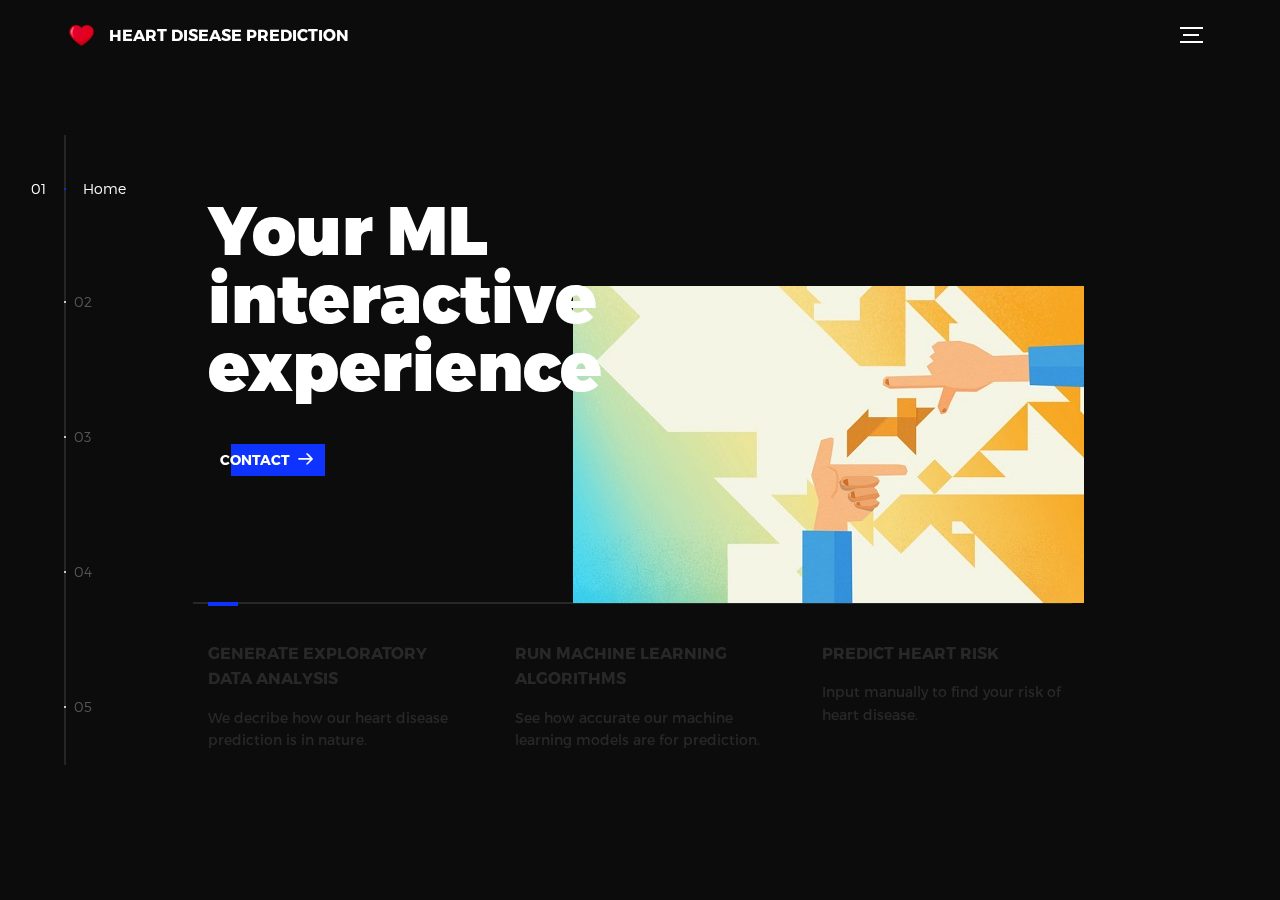
<file: heartriskformcopy.html>
<!DOCTYPE html>
<html lang="en">
<head>
  <title>Heart Disease Prediction</title>
  <meta charset="utf-8">
  <meta name="viewport" content="width=device-width, initial-scale=1">
  <meta http-equiv="X-UA-Compatible" content="IE=edge">
  <meta name="description" content="HTML5 website template">
  <meta name="keywords" content="global, template, html, sass, jquery">
  <meta name="author" content="Bucky Maler">
  <link rel="stylesheet" href="static/css/main.css">
</head>
<body>

<!-- notification for small viewports and landscape oriented smartphones -->
<div class="device-notification">
  <a class="device-notification--logo" href="#0">
    <img src="static/img/logonew.png" alt="Global">
    <p>Global</p>
  </a>
  <p class="device-notification--message">Global has so much to offer that we must request you orient your device to portrait or find a larger screen. You won't be disappointed.</p>
</div>

<div class="perspective effect-rotate-left">
  <div class="container"><div class="outer-nav--return"></div>
    <div id="viewport" class="l-viewport">
      <div class="l-wrapper">
        <header class="header">
          <a class="header--logo" href="#0">
            <img src="static/img/logonew.png" alt="Global">
            <p>Heart Disease Prediction</p>
          </a>
          <div class="header--nav-toggle">
            <span></span>
          </div>
        </header>
        <nav class="l-side-nav">
          <ul class="side-nav">
            <li class="is-active"><span>Home</span></li>
            <li><span>Exploratory Data Analysis</span></li>
            <li><span>Run ML Models</span></li>
            <li name="about"><span>Confusion Matrix</span></li>
            <li><span>Contact</span></li>
            
          </ul>
        </nav>
        <ul class="l-main-content main-content">
          <li class="l-section section section--is-active">
            <div class="intro">
              <div class="intro--banner">
                <h1>Your ML<br>interactive<br>experience</h1>
                <button class="cta">Contact
                  <svg version="1.1" id="Layer_1" xmlns="http://www.w3.org/2000/svg" xmlns:xlink="http://www.w3.org/1999/xlink" x="0px" y="0px" viewBox="0 0 150 118" style="enable-background:new 0 0 150 118;" xml:space="preserve">
                  <g transform="translate(0.000000,118.000000) scale(0.100000,-0.100000)">
                    <path d="M870,1167c-34-17-55-57-46-90c3-15,81-100,194-211l187-185l-565-1c-431,0-571-3-590-13c-55-28-64-94-18-137c21-20,33-20,597-20h575l-192-193C800,103,794,94,849,39c20-20,39-29,61-29c28,0,63,30,298,262c147,144,272,271,279,282c30,51,23,60-219,304C947,1180,926,1196,870,1167z"/>
                  </g>
                  </svg>
                  <span class="btn-background"></span>
                </button>
                <img src="static/img/introd.png" alt="Welcome">
              </div>
              <div class="intro--options">
                <a href="/eda">
                  <h3>Generate exploratory Data Analysis</h3>
                  <p>We decribe how our heart disease prediction is in nature.</p>
                </a>
                <a href="/ml">
                  <h3>Run machine learning algorithms</h3>
                  <p>See how accurate our machine learning models are for prediction.</p>
                </a>
                <a href="/heartriskform">
                  <h3>Predict heart risk</h3>
                  <p>Input manually to find your risk of heart disease.</p>
                </a>
              </div>
            </div>
          </li>
               <li class="l-section section" >
            <div class="about" name="about">
              <div class="about--banner">
                <h2>Exploratory<br> Data<br>Analysis.</h2>
                <a href="/eda">Perform EDA.
                  <span>
                    <svg version="1.1" id="Layer_1" xmlns="http://www.w3.org/2000/svg" xmlns:xlink="http://www.w3.org/1999/xlink" x="0px" y="0px" viewBox="0 0 150 118" style="enable-background:new 0 0 150 118;" xml:space="preserve">
                    <g transform="translate(0.000000,118.000000) scale(0.100000,-0.100000)">
                      <path d="M870,1167c-34-17-55-57-46-90c3-15,81-100,194-211l187-185l-565-1c-431,0-571-3-590-13c-55-28-64-94-18-137c21-20,33-20,597-20h575l-192-193C800,103,794,94,849,39c20-20,39-29,61-29c28,0,63,30,298,262c147,144,272,271,279,282c30,51,23,60-219,304C947,1180,926,1196,870,1167z"/>
                    </g>
                    </svg>
                  </span>
                </a>
                <img src="static/img/about-visual.png" alt="About Us">
              </div>
              
            </div>
          </li>
                <li class="l-section section" >
            <div class="about" name="about">
              <div class="about--banner">
                <h2>Machine<br>   Learning model<br>results</h2>
                <a href="/ml">View results
                  <span>
                    <svg version="1.1" id="Layer_1" xmlns="http://www.w3.org/2000/svg" xmlns:xlink="http://www.w3.org/1999/xlink" x="0px" y="0px" viewBox="0 0 150 118" style="enable-background:new 0 0 150 118;" xml:space="preserve">
                    <g transform="translate(0.000000,118.000000) scale(0.100000,-0.100000)">
                      <path d="M870,1167c-34-17-55-57-46-90c3-15,81-100,194-211l187-185l-565-1c-431,0-571-3-590-13c-55-28-64-94-18-137c21-20,33-20,597-20h575l-192-193C800,103,794,94,849,39c20-20,39-29,61-29c28,0,63,30,298,262c147,144,272,271,279,282c30,51,23,60-219,304C947,1180,926,1196,870,1167z"/>
                    </g>
                    </svg>
                  </span>
                </a>
                <img src="static/img/about-visual.png" alt="About Us">
              </div>
            
            </div>
          </li>
          <li class="l-section section" >
            <div class="about" name="about">
              <div class="about--banner">
                <h2>Confusion<br> Matrix<br>results.</h2>
                <a href="/ml">View results.
                  <span>
                    <svg version="1.1" id="Layer_1" xmlns="http://www.w3.org/2000/svg" xmlns:xlink="http://www.w3.org/1999/xlink" x="0px" y="0px" viewBox="0 0 150 118" style="enable-background:new 0 0 150 118;" xml:space="preserve">
                    <g transform="translate(0.000000,118.000000) scale(0.100000,-0.100000)">
                      <path d="M870,1167c-34-17-55-57-46-90c3-15,81-100,194-211l187-185l-565-1c-431,0-571-3-590-13c-55-28-64-94-18-137c21-20,33-20,597-20h575l-192-193C800,103,794,94,849,39c20-20,39-29,61-29c28,0,63,30,298,262c147,144,272,271,279,282c30,51,23,60-219,304C947,1180,926,1196,870,1167z"/>
                    </g>
                    </svg>
                  </span>
                </a>
                <img src="static/img/about-visual.png" alt="About Us">
              </div>
              
            </div>
          </li>
          <li class="l-section section">
            <div class="hire">
              <h2>You want us to do</h2>
              <!-- checkout formspree.io for easy form setup -->
              <form class="work-request">
                <div class="work-request--options">
                  <span class="options-a">
                    <input id="opt-1" type="checkbox" value="app design">
                    <label for="opt-1">
                      <svg version="1.1" id="Layer_1" xmlns="http://www.w3.org/2000/svg" xmlns:xlink="http://www.w3.org/1999/xlink" x="0px" y="0px"
                      viewBox="0 0 150 111" style="enable-background:new 0 0 150 111;" xml:space="preserve">
                      <g transform="translate(0.000000,111.000000) scale(0.100000,-0.100000)">
                        <path d="M950,705L555,310L360,505C253,612,160,700,155,700c-6,0-44-34-85-75l-75-75l278-278L550-5l475,475c261,261,475,480,475,485c0,13-132,145-145,145C1349,1100,1167,922,950,705z"/>
                      </g>
                      </svg>
                      App Design
                    </label>
                    <input id="opt-2" type="checkbox" value="graphic design">
                    <label for="opt-2">
                      <svg version="1.1" id="Layer_1" xmlns="http://www.w3.org/2000/svg" xmlns:xlink="http://www.w3.org/1999/xlink" x="0px" y="0px"
                      viewBox="0 0 150 111" style="enable-background:new 0 0 150 111;" xml:space="preserve">
                      <g transform="translate(0.000000,111.000000) scale(0.100000,-0.100000)">
                        <path d="M950,705L555,310L360,505C253,612,160,700,155,700c-6,0-44-34-85-75l-75-75l278-278L550-5l475,475c261,261,475,480,475,485c0,13-132,145-145,145C1349,1100,1167,922,950,705z"/>
                      </g>
                      </svg>
                      Graphic Design
                    </label>
                    <input id="opt-3" type="checkbox" value="motion design">
                    <label for="opt-3">
                      <svg version="1.1" id="Layer_1" xmlns="http://www.w3.org/2000/svg" xmlns:xlink="http://www.w3.org/1999/xlink" x="0px" y="0px"
                      viewBox="0 0 150 111" style="enable-background:new 0 0 150 111;" xml:space="preserve">
                      <g transform="translate(0.000000,111.000000) scale(0.100000,-0.100000)">
                        <path d="M950,705L555,310L360,505C253,612,160,700,155,700c-6,0-44-34-85-75l-75-75l278-278L550-5l475,475c261,261,475,480,475,485c0,13-132,145-145,145C1349,1100,1167,922,950,705z"/>
                      </g>
                      </svg>
                      Motion Design
                    </label>
                  </span>
                  <span class="options-b">
                    <input id="opt-4" type="checkbox" value="ux design">
                    <label for="opt-4">
                      <svg version="1.1" id="Layer_1" xmlns="http://www.w3.org/2000/svg" xmlns:xlink="http://www.w3.org/1999/xlink" x="0px" y="0px"
                      viewBox="0 0 150 111" style="enable-background:new 0 0 150 111;" xml:space="preserve">
                      <g transform="translate(0.000000,111.000000) scale(0.100000,-0.100000)">
                        <path d="M950,705L555,310L360,505C253,612,160,700,155,700c-6,0-44-34-85-75l-75-75l278-278L550-5l475,475c261,261,475,480,475,485c0,13-132,145-145,145C1349,1100,1167,922,950,705z"/>
                      </g>
                      </svg>
                      UX Design
                    </label>
                    <input id="opt-5" type="checkbox" value="webdesign">
                    <label for="opt-5">
                      <svg version="1.1" id="Layer_1" xmlns="http://www.w3.org/2000/svg" xmlns:xlink="http://www.w3.org/1999/xlink" x="0px" y="0px"
                      viewBox="0 0 150 111" style="enable-background:new 0 0 150 111;" xml:space="preserve">
                      <g transform="translate(0.000000,111.000000) scale(0.100000,-0.100000)">
                        <path d="M950,705L555,310L360,505C253,612,160,700,155,700c-6,0-44-34-85-75l-75-75l278-278L550-5l475,475c261,261,475,480,475,485c0,13-132,145-145,145C1349,1100,1167,922,950,705z"/>
                      </g>
                      </svg>
                      Webdesign
                    </label>
                    <input id="opt-6" type="checkbox" value="marketing">
                    <label for="opt-6">
                      <svg version="1.1" id="Layer_1" xmlns="http://www.w3.org/2000/svg" xmlns:xlink="http://www.w3.org/1999/xlink" x="0px" y="0px"
                      viewBox="0 0 150 111" style="enable-background:new 0 0 150 111;" xml:space="preserve">
                      <g transform="translate(0.000000,111.000000) scale(0.100000,-0.100000)">
                        <path d="M950,705L555,310L360,505C253,612,160,700,155,700c-6,0-44-34-85-75l-75-75l278-278L550-5l475,475c261,261,475,480,475,485c0,13-132,145-145,145C1349,1100,1167,922,950,705z"/>
                      </g>
                      </svg>
                      Marketing
                    </label>
                  </span>
                </div>
                <div class="work-request--information">
                  <div class="information-name">
                    <input id="name" type="text" spellcheck="false">
                    <label for="name">Name</label>
                  </div>
                  <div class="information-email">
                    <input id="email" type="email" spellcheck="false">
                    <label for="email">Email</label>
                  </div>
                </div>
                <input type="submit" value="Send Request">
              </form>
            </div>
          </li>
      </div>
    </div>
  </div>
  <ul class="outer-nav">
    <li class="is-active">Home</li>
    <li>EDA</li>
    <li>EDA II</li>
    <li>ML Results</li>
    <li>Contact</li>
  </ul>
</div>

<script src="https://ajax.googleapis.com/ajax/libs/jquery/2.2.4/jquery.min.js"></script>
<script>window.jQuery || document.write('<script src="static/js/vendor/jquery-2.2.4.min.js"><\/script>')</script>
<script src="static/js/functions-min.js"></script>
</body>
</html>
</file>
<file: static/css/main.css>
@font-face{font-family:'Montserrat';src:url("fonts/Montserrat-Black.eot");src:local("☺"),url("fonts/Montserrat-Black.woff") format("woff"),url("fonts/Montserrat-Black.ttf") format("truetype"),url("fonts/Montserrat-Black.svg") format("svg");font-weight:900;font-style:normal}@font-face{font-family:'Montserrat';src:url("fonts/Montserrat-Bold.eot");src:local("☺"),url("fonts/Montserrat-Bold.woff") format("woff"),url("fonts/Montserrat-Bold.ttf") format("truetype"),url("fonts/Montserrat-Bold.svg") format("svg");font-weight:700;font-style:normal}@font-face{font-family:'Montserrat';src:url("fonts/Montserrat-Regular.eot");src:local("☺"),url("fonts/Montserrat-Regular.woff") format("woff"),url("fonts/Montserrat-Regular.ttf") format("truetype"),url("fonts/Montserrat-Regular.svg") format("svg");font-weight:400;font-style:normal}@font-face{font-family:'Montserrat';src:url("fonts/Montserrat-Light.eot");src:local("☺"),url("fonts/Montserrat-Light.woff") format("woff"),url("fonts/Montserrat-Light.ttf") format("truetype"),url("fonts/Montserrat-Light.svg") format("svg");font-weight:300;font-style:normal}/*! normalize.css v3.0.2 | MIT License | git.io/normalize */html{font-family:sans-serif;-ms-text-size-adjust:100%;-webkit-text-size-adjust:100%}body{margin:0}article,aside,details,figcaption,figure,footer,header,hgroup,main,menu,nav,section,summary{display:block}audio,canvas,progress,video{display:inline-block;vertical-align:baseline}audio:not([controls]){display:none;height:0}[hidden],template{display:none}a{background-color:transparent}a:active,a:hover{outline:0}abbr[title]{border-bottom:1px dotted}b,strong{font-weight:bold}dfn{font-style:italic}h1{font-size:2em;margin:0.67em 0}mark{background:#ff0;color:#000}small{font-size:80%}sub,sup{font-size:75%;line-height:0;position:relative;vertical-align:baseline}sup{top:-0.5em}sub{bottom:-0.25em}img{border:0}svg:not(:root){overflow:hidden}figure{margin:1em 40px}hr{box-sizing:content-box;height:0}pre{overflow:auto}code,kbd,pre,samp{font-family:monospace, monospace;font-size:1em}button,input,optgroup,select,textarea{color:inherit;font:inherit;margin:0}button{overflow:visible}button,select{text-transform:none}button,html input[type="button"],input[type="reset"],input[type="submit"]{-webkit-appearance:button;cursor:pointer}button[disabled],html input[disabled]{cursor:default}button::-moz-focus-inner,input::-moz-focus-inner{border:0;padding:0}input{line-height:normal}input[type="checkbox"],input[type="radio"]{box-sizing:border-box;padding:0}input[type="number"]::-webkit-inner-spin-button,input[type="number"]::-webkit-outer-spin-button{height:auto}input[type="search"]{-webkit-appearance:textfield;box-sizing:content-box}input[type="search"]::-webkit-search-cancel-button,input[type="search"]::-webkit-search-decoration{-webkit-appearance:none}fieldset{border:1px solid #c0c0c0;margin:0 2px;padding:0.35em 0.625em 0.75em}legend{border:0;padding:0}textarea{overflow:auto}optgroup{font-weight:bold}table{border-collapse:collapse;border-spacing:0}td,th{padding:0}::-moz-selection{background:#FFF498}::selection{background:#FFF498}::-moz-selection{background:#FFF498}img::-moz-selection{background:transparent}img::selection{background:transparent}img::-moz-selection{background:transparent}body{-webkit-tap-highlight-color:#FFF498}body{background-color:#0c0c0c;font-size:14px;line-height:1.6;font-family:"Montserrat",sans-serif;color:#fff;-webkit-font-smoothing:antialiased;-webkit-text-size-adjust:100%}.l-viewport{position:relative;width:100%;height:100vh;box-shadow:0 0 45px 5px rgba(0,0,0,0.85);overflow:hidden}.l-wrapper{position:relative;width:1440px;max-width:90%;height:100%;margin:0 auto}.l-side-nav{position:absolute;left:0;display:-webkit-box;display:-webkit-flex;display:-ms-flexbox;display:flex;height:100%;-webkit-box-align:center;-webkit-align-items:center;-ms-flex-align:center;align-items:center}.l-side-nav::before{content:"";position:absolute;top:50%;left:0;-webkit-transform:translateY(-50%);transform:translateY(-50%);width:2px;height:70%;max-height:750px;background-color:#555;opacity:.35;z-index:10}@media (max-width: 1180px){.l-side-nav{display:none}}.l-main-content{position:relative;width:100%;height:100%;margin:0;padding:0;list-style:none}.l-section{position:absolute;width:100%;height:100%}.device-notification{display:none;position:fixed;top:0;left:0;width:100%;height:100%;-webkit-box-orient:vertical;-webkit-box-direction:normal;-webkit-flex-direction:column;-ms-flex-direction:column;flex-direction:column;-webkit-box-align:center;-webkit-align-items:center;-ms-flex-align:center;-ms-grid-row-align:center;align-items:center;-webkit-box-pack:center;-webkit-justify-content:center;-ms-flex-pack:center;justify-content:center;background-color:#0c0c0c;z-index:12}.device-notification--logo{display:-webkit-box;display:-webkit-flex;display:-ms-flexbox;display:flex;-webkit-box-align:center;-webkit-align-items:center;-ms-flex-align:center;align-items:center;text-decoration:none;color:#fff}.device-notification--logo p{margin:0 0 0 10px;font-size:16px;font-weight:700;text-transform:uppercase}.device-notification--message{width:70%;margin:30px 0 0 0;font-weight:700;text-align:center}@media (max-width: 767px) and (min-width: 601px) and (max-height: 680px){.device-notification{display:-webkit-box;display:-webkit-flex;display:-ms-flexbox;display:flex}}@media (max-width: 600px) and (min-width: 480px) and (max-height: 580px){.device-notification{display:-webkit-box;display:-webkit-flex;display:-ms-flexbox;display:flex}}@media (max-width: 736px) and (min-width: 360px) and (orientation: landscape){.device-notification{display:-webkit-box;display:-webkit-flex;display:-ms-flexbox;display:flex}}@media(max-width: 359px){.device-notification{display:-webkit-box;display:-webkit-flex;display:-ms-flexbox;display:flex}}.section{opacity:0;visibility:hidden;-webkit-transition:opacity .4s ease-in-out,visibility 0s .4s;transition:opacity .4s ease-in-out,visibility 0s .4s}.section--is-active{opacity:1;visibility:visible;z-index:1;-webkit-transition:opacity .4s ease-in-out .4s;transition:opacity .4s ease-in-out .4s}.section--next{-webkit-transform:translateY(-45px);transform:translateY(-45px);-webkit-transition:-webkit-transform .4s ease-in-out;transition:-webkit-transform .4s ease-in-out;transition:transform .4s ease-in-out;transition:transform .4s ease-in-out, -webkit-transform .4s ease-in-out}.section--prev{-webkit-transform:translateY(45px);transform:translateY(45px);-webkit-transition:-webkit-transform .4s ease-in-out;transition:-webkit-transform .4s ease-in-out;transition:transform .4s ease-in-out;transition:transform .4s ease-in-out, -webkit-transform .4s ease-in-out}.header{position:absolute;top:0;left:0;display:-webkit-box;display:-webkit-flex;display:-ms-flexbox;display:flex;width:100%;height:70px;-webkit-box-align:center;-webkit-align-items:center;-ms-flex-align:center;align-items:center;-webkit-box-pack:justify;-webkit-justify-content:space-between;-ms-flex-pack:justify;justify-content:space-between;z-index:10}.header--logo{display:-webkit-box;display:-webkit-flex;display:-ms-flexbox;display:flex;-webkit-box-align:center;-webkit-align-items:center;-ms-flex-align:center;align-items:center;text-decoration:none;color:#fff}.header--logo p{margin:0 0 0 10px;font-size:16px;font-weight:700;text-transform:uppercase}.header--nav-toggle{display:-webkit-box;display:-webkit-flex;display:-ms-flexbox;display:flex;width:50px;height:50px;-webkit-box-orient:vertical;-webkit-box-direction:normal;-webkit-flex-direction:column;-ms-flex-direction:column;flex-direction:column;-webkit-box-align:center;-webkit-align-items:center;-ms-flex-align:center;align-items:center;-webkit-box-pack:center;-webkit-justify-content:center;-ms-flex-pack:center;justify-content:center;cursor:pointer}.header--nav-toggle span,.header--nav-toggle::before,.header--nav-toggle::after{content:"";position:relative;width:16px;height:2px;background-color:#fff}.header--nav-toggle::before{bottom:5px;width:23px}.header--nav-toggle::after{top:5px;width:23px}.header--cta{position:absolute;top:50%;left:50%;-webkit-transform:translate(-50%, -50%);transform:translate(-50%, -50%);padding:0 20px;line-height:30px;text-decoration:none;color:#fff;font-weight:700;text-transform:uppercase;background-color:#0f33ff;border:none;opacity:0;visibility:hidden;-webkit-transition:opacity .4s ease-in-out,visibility 0s .4s;transition:opacity .4s ease-in-out,visibility 0s .4s}.header--cta:focus{outline:none}.header--cta.is-active{opacity:1;visibility:visible;-webkit-transition:opacity .4s ease-in-out .4s;transition:opacity .4s ease-in-out .4s}@media (max-width: 767px){.header--cta{display:none}}.side-nav{position:relative;display:-webkit-box;display:-webkit-flex;display:-ms-flexbox;display:flex;width:100px;height:70%;max-height:750px;-webkit-box-orient:vertical;-webkit-box-direction:normal;-webkit-flex-direction:column;-ms-flex-direction:column;flex-direction:column;-webkit-justify-content:space-around;-ms-flex-pack:distribute;justify-content:space-around;margin:0;padding:0;list-style-position:inside;z-index:10}.side-nav>li{position:relative;top:-5px;color:#fff;font-size:6px;cursor:pointer}.side-nav>li span{position:relative;top:3px;left:10px;color:#fff;font-size:14px;font-weight:300;opacity:0;visibility:hidden}.side-nav>li::before{position:absolute;top:3px;left:10px;color:#555;font-size:14px;font-weight:300}.side-nav li:nth-child(1)::before{content:"01"}.side-nav li:nth-child(2)::before{content:"02"}.side-nav li:nth-child(3)::before{content:"03"}.side-nav li:nth-child(4)::before{content:"04"}.side-nav li:nth-child(5)::before{content:"05"}.side-nav li.is-active{color:#0f33ff;-webkit-transition:color .4s ease-in-out;transition:color .4s ease-in-out}.side-nav li.is-active span{opacity:1;visibility:visible;-webkit-transition:opacity .4s ease-in-out;transition:opacity .4s ease-in-out}.side-nav li.is-active::before{left:-33px;color:#fff}.intro{position:relative;display:-webkit-box;display:-webkit-flex;display:-ms-flexbox;display:flex;width:900px;max-width:75%;height:100%;-webkit-box-orient:vertical;-webkit-box-direction:normal;-webkit-flex-direction:column;-ms-flex-direction:column;flex-direction:column;-webkit-box-pack:center;-webkit-justify-content:center;-ms-flex-pack:center;justify-content:center;margin:0 auto}@media (max-width: 1180px){.intro{max-width:100%}}.intro--banner{position:relative;height:475px}.intro--banner::before{content:"";position:absolute;bottom:20px;left:-15px;right:0;height:2px;background-color:#282828}.intro--banner::after{content:"";position:absolute;bottom:18px;left:0;width:30px;height:4px;background-color:#0f33ff}.intro--banner h1{position:relative;font-size:68px;font-weight:900;line-height:1;z-index:1}.intro--banner button{position:relative;padding:5px 17px 5px 12px;font-weight:700;text-transform:uppercase;background-color:transparent;border:none}.intro--banner button .btn-background{position:absolute;top:0;left:23px;right:0;height:100%;background-color:#0f33ff;z-index:-1;-webkit-transition:left .2s ease-in-out;transition:left .2s ease-in-out}.intro--banner button:hover .btn-background{left:0}.intro--banner button:focus{outline:none}.intro--banner button svg{position:relative;left:5px;width:15px;fill:#fff}.intro--banner img{position:absolute;bottom:21px;right:-12px}.intro--options{display:-webkit-box;display:-webkit-flex;display:-ms-flexbox;display:flex;-webkit-box-pack:justify;-webkit-justify-content:space-between;-ms-flex-pack:justify;justify-content:space-between;margin:0;padding:0;list-style:none}.intro--options>a{max-width:250px;text-decoration:none;color:#282828;-webkit-transition:color .2s ease-in-out;transition:color .2s ease-in-out}.intro--options>a:hover{color:#fff}.intro--options h3{font-size:16px;text-transform:uppercase}.intro--options p{margin-bottom:0}@media (max-width: 900px){.intro--banner{height:380px}.intro--banner h1{font-size:55px}.intro--banner img{width:430px}.intro--options>a{margin-right:30px}.intro--options>a:last-child{margin-right:0}}@media (max-width: 767px){.intro--banner{height:305px}.intro--banner h1{font-size:44px}.intro--banner img{width:330px}.intro--options{display:block}.intro--options>a{display:block;max-width:100%;margin:0 0 30px 0}.intro--options>a:last-child{margin-bottom:0}}@media (max-width: 600px){.intro--banner{height:360px}.intro--banner h1{font-size:55px}.intro--banner img{display:none}}@media (max-width: 600px) and (max-height: 750px){.intro--banner{height:auto}.intro--banner::before,.intro--banner::after{display:none}.intro--banner h1{margin-top:0}.intro--options{display:none}}.work{position:relative;display:-webkit-box;display:-webkit-flex;display:-ms-flexbox;display:flex;width:960px;max-width:80%;height:100%;-webkit-box-orient:vertical;-webkit-box-direction:normal;-webkit-flex-direction:column;-ms-flex-direction:column;flex-direction:column;-webkit-box-pack:center;-webkit-justify-content:center;-ms-flex-pack:center;justify-content:center;margin:0 auto}@media (max-width: 1180px){.work{max-width:100%}}.work h2{margin:0 0 20px 0;font-size:30px;text-align:center}.work--lockup{position:relative}.work--lockup .slider{position:relative;display:-webkit-box;display:-webkit-flex;display:-ms-flexbox;display:flex;width:80%;margin:0 auto;padding:0;list-style:none}.work--lockup .slider--item{position:absolute;display:none;text-align:center}.work--lockup .slider--item a{text-decoration:none;color:#858585}.work--lockup .slider--item-title{margin-top:10px;font-size:12px;font-weight:700;text-transform:uppercase}.work--lockup .slider--item-description{display:none;max-width:250px;margin:0 auto}.work--lockup .slider--item-image{width:150px;height:150px;margin:0 auto;border-radius:50%;overflow:hidden}.work--lockup .slider--item-image img{width:100%}.work--lockup .slider--item-left{top:50%;left:0;-webkit-transform:translateY(-50%);transform:translateY(-50%);display:block}.work--lockup .slider--item-right{top:50%;right:0;-webkit-transform:translateY(-50%);transform:translateY(-50%);display:block}.work--lockup .slider--item-center{position:relative;top:30px;left:50%;-webkit-transform:translateX(-50%);transform:translateX(-50%);display:block}.work--lockup .slider--item-center a{color:#fff}.work--lockup .slider--item-center .slider--item-title{margin-top:25px;font-size:16px}.work--lockup .slider--item-center .slider--item-description{display:block}.work--lockup .slider--item-center .slider--item-image{width:300px;height:300px}.work--lockup .slider--next,.work--lockup .slider--prev{position:absolute;top:160px;display:-webkit-box;display:-webkit-flex;display:-ms-flexbox;display:flex;width:50px;height:50px;-webkit-box-align:center;-webkit-align-items:center;-ms-flex-align:center;align-items:center;-webkit-box-pack:center;-webkit-justify-content:center;-ms-flex-pack:center;justify-content:center;background-color:#282828;border-radius:50%;cursor:pointer}.work--lockup .slider--next svg,.work--lockup .slider--prev svg{width:20px;fill:#fff}.work--lockup .slider--next{right:0}.work--lockup .slider--prev{left:0}@media (max-width: 900px){.work--lockup .slider--item-image{width:120px;height:120px}.work--lockup .slider--item-center .slider--item-image{width:240px;height:240px}.work--lockup .slider--next,.work--lockup .slider--prev{top:130px}}@media (max-width: 767px){.work--lockup .slider{width:75%}.work--lockup .slider--item-image{width:90px;height:90px}.work--lockup .slider--item-center .slider--item-image{width:190px;height:190px}.work--lockup .slider--next,.work--lockup .slider--prev{top:105px}}@media (max-width: 600px){.work--lockup .slider{width:auto}.work--lockup .slider--item-left,.work--lockup .slider--item-right{display:none}}.about{position:relative;display:-webkit-box;display:-webkit-flex;display:-ms-flexbox;display:flex;width:900px;max-width:75%;height:100%;-webkit-box-orient:vertical;-webkit-box-direction:normal;-webkit-flex-direction:column;-ms-flex-direction:column;flex-direction:column;-webkit-box-pack:center;-webkit-justify-content:center;-ms-flex-pack:center;justify-content:center;margin:0 auto}@media (max-width: 1180px){.about{max-width:100%}}.about--banner{position:relative;height:475px}.about--banner::before{content:"";position:absolute;top:20px;left:200px;-webkit-transform:rotate(-25deg);transform:rotate(-25deg);border:5px solid #0f33ff;border-right-color:transparent;border-bottom-color:transparent}.about--banner::after{content:"";position:absolute;top:75px;left:400px;-webkit-transform:rotate(45deg);transform:rotate(45deg);width:10px;height:10px;background-color:#0f33ff}.about--banner h2{position:relative;margin-top:35px;font-size:68px;font-weight:900;line-height:1;z-index:1}.about--banner h2::before{content:"";position:absolute;top:60px;left:268px;width:30px;height:30px;background-color:#0f33ff;border-radius:50%}.about--banner h2::after{content:"";position:absolute;top:255px;left:255px;width:10px;height:10px;background-color:#0f33ff}.about--banner a{padding:5px 17px 5px 0;text-decoration:none;color:#fff;font-weight:700;text-transform:uppercase;background-color:transparent}.about--banner a:hover svg{left:10px}.about--banner a svg{position:relative;left:5px;width:15px;fill:#fff;-webkit-transition:left .2s ease-in-out;transition:left .2s ease-in-out}.about--banner img{position:absolute;bottom:-90px;right:-12px}.about--options{display:-webkit-box;display:-webkit-flex;display:-ms-flexbox;display:flex;max-width:600px;-webkit-box-pack:justify;-webkit-justify-content:space-between;-ms-flex-pack:justify;justify-content:space-between;margin:0;padding:0;list-style:none}.about--options>a{position:relative;width:150px;height:75px;text-decoration:none;color:#ff00ea;border:10px solid #0f33ff;background-position:center;background-size:cover;background-repeat:no-repeat}.about--options>a:nth-child(1){background-image:url("../img/lrlogo.png")}.about--options>a:nth-child(2){background-image:url("../img/rflogo.png")}.about--options>a:nth-child(3){background-image:url("../img/neural-network.jpg")}.about--options>a:hover h3{bottom:-50px}.about--options h3{position:absolute;bottom:-38px;left:10px;font-size:16px;text-transform:uppercase;-webkit-transition:bottom .2s ease-in-out,left .2s ease-in-out;transition:bottom .2s ease-in-out,left .2s ease-in-out}@media (max-width: 767px){.about--banner{height:305px}.about--banner::before{top:0;left:125px}.about--banner::after{top:35px;left:260px}.about--banner h2{margin-top:10px;font-size:44px}.about--banner h2::before{top:28px;left:168px}.about--banner h2::after{top:163px;left:163px}.about--banner img{width:315px}}@media (max-width: 600px){.about--banner{height:auto}.about--banner::before{left:155px}.about--banner::after{left:310px}.about--banner h2{margin-top:0;font-size:55px}.about--banner h2::before{top:43px;left:214px}.about--banner h2::after{top:205px;left:205px}.about--banner img{display:none}.about--options{display:none}}.contact{position:fixed;top:0;left:0;width:100%;height:100%;background-image:url("../img/contact-visual.png");background-position:center;background-size:cover;background-repeat:no-repeat}.contact--lockup{position:relative;display:-webkit-box;display:-webkit-flex;display:-ms-flexbox;display:flex;width:900px;max-width:75%;height:100%;-webkit-box-align:center;-webkit-align-items:center;-ms-flex-align:center;align-items:center;-webkit-box-pack:end;-webkit-justify-content:flex-end;-ms-flex-pack:end;justify-content:flex-end;margin:0 auto}@media (max-width: 1180px){.contact--lockup{max-width:90%}}@media (max-width: 767px){.contact--lockup{-webkit-box-pack:center;-webkit-justify-content:center;-ms-flex-pack:center;justify-content:center}}.contact--lockup .modal{padding:45px 45px;text-align:center;background-color:#0c0c0c;box-shadow:0 0 30px 0 rgba(0,0,0,0.75)}.contact--lockup .modal--information p,.contact--lockup .modal--information a{display:block;margin:14px 0;text-decoration:none;color:#fff;font-weight:700}.contact--lockup .modal--information p{margin-top:0}.contact--lockup .modal--options{margin:0;padding:0;list-style:none}.contact--lockup .modal--options>li{width:130px;margin:0 auto 25px auto}.contact--lockup .modal--options li:nth-child(1){background-color:#1769ff}.contact--lockup .modal--options li:nth-child(2){background-color:#ea4c89}.contact--lockup .modal--options li:nth-child(3){margin-bottom:0;background-color:#0f33ff;text-transform:uppercase}.contact--lockup .modal--options a{display:block;width:100%;padding:8px 0;text-decoration:none;color:#fff;font-weight:700}.hire{position:relative;display:-webkit-box;display:-webkit-flex;display:-ms-flexbox;display:flex;width:700px;max-width:75%;height:100%;-webkit-box-orient:vertical;-webkit-box-direction:normal;-webkit-flex-direction:column;-ms-flex-direction:column;flex-direction:column;-webkit-box-pack:center;-webkit-justify-content:center;-ms-flex-pack:center;justify-content:center;margin:0 auto}@media (max-width: 1180px){.hire{max-width:100%}}.hire h2{margin:0 0 20px 0;font-size:30px;text-align:center}.work-request{display:-webkit-box;display:-webkit-flex;display:-ms-flexbox;display:flex;width:100%;-webkit-box-orient:vertical;-webkit-box-direction:normal;-webkit-flex-direction:column;-ms-flex-direction:column;flex-direction:column;-webkit-box-align:center;-webkit-align-items:center;-ms-flex-align:center;align-items:center;color:#fff}.work-request input[type="submit"]{width:400px;max-width:100%;line-height:50px;font-size:16px;font-weight:700;text-transform:uppercase;background-color:#0f33ff;border:none;border-radius:0}.work-request input[type="submit"]:focus{outline:none}.work-request--options{display:-webkit-box;display:-webkit-flex;display:-ms-flexbox;display:flex;width:100%;-webkit-box-orient:vertical;-webkit-box-direction:normal;-webkit-flex-direction:column;-ms-flex-direction:column;flex-direction:column;-webkit-box-align:center;-webkit-align-items:center;-ms-flex-align:center;align-items:center;margin:30px 0}.work-request--options .options-a{display:-webkit-box;display:-webkit-flex;display:-ms-flexbox;display:flex;width:100%;-webkit-box-pack:justify;-webkit-justify-content:space-between;-ms-flex-pack:justify;justify-content:space-between}.work-request--options .options-b{display:-webkit-box;display:-webkit-flex;display:-ms-flexbox;display:flex;width:72%;-webkit-flex-wrap:wrap;-ms-flex-wrap:wrap;flex-wrap:wrap;-webkit-justify-content:space-around;-ms-flex-pack:distribute;justify-content:space-around}.work-request--options label{display:block;width:200px;margin-bottom:30px;line-height:50px;font-size:16px;font-weight:700;text-align:center;border:2px solid #fff;cursor:pointer;-webkit-transition:background-color .2s ease-in-out,border-color .2s ease-in-out;transition:background-color .2s ease-in-out,border-color .2s ease-in-out}.work-request--options label svg{position:relative;left:-5px;width:0;fill:#fff;-webkit-transition:width .2s ease-in-out;transition:width .2s ease-in-out}.work-request--options input[type="checkbox"]{display:none}.work-request--options input[type="checkbox"]:checked+label{background-color:#0f33ff;border-color:#0f33ff}.work-request--options input[type="checkbox"]:checked+label svg{width:15px}.work-request--information{display:-webkit-box;display:-webkit-flex;display:-ms-flexbox;display:flex;width:100%;-webkit-box-pack:justify;-webkit-justify-content:space-between;-ms-flex-pack:justify;justify-content:space-between;margin-bottom:60px}.work-request--information .information-name,.work-request--information .information-email{position:relative;width:45%;height:50px;font-size:30px;font-weight:300}.work-request--information input[type="text"],.work-request--information input[type="email"]{width:100%;padding:0 0 5px 0;background-color:transparent;border:none;border-bottom:1px solid #fff;border-radius:0}.work-request--information input[type="text"]:focus,.work-request--information input[type="email"]:focus{outline:none;background-color:#0c0c0c}.work-request--information label{position:absolute;top:0;left:0;pointer-events:none;-webkit-transition:top .2s ease-in-out,font-size .2s ease-in-out;transition:top .2s ease-in-out,font-size .2s ease-in-out}.work-request--information input:focus+label,.work-request--information input.has-value+label{top:-15px;font-size:14px}@media (max-width: 767px){.work-request--options{-webkit-box-orient:horizontal;-webkit-box-direction:normal;-webkit-flex-direction:row;-ms-flex-direction:row;flex-direction:row;-webkit-justify-content:space-around;-ms-flex-pack:distribute;justify-content:space-around}.work-request--options .options-a,.work-request--options .options-b{display:block;width:auto}}@media (max-width: 600px){.work-request--options{margin:20px 0}}@media (max-width: 600px) and (max-width: 415px){.work-request--options{-webkit-box-pack:justify;-webkit-justify-content:space-between;-ms-flex-pack:justify;justify-content:space-between}}@media (max-width: 600px){.work-request--options label{width:150px;margin-bottom:15px;font-size:14px}.work-request--options input[type="checkbox"]:checked+label svg{width:12px}.work-request--information{margin-bottom:30px}.work-request--information .information-name,.work-request--information .information-email{height:40px;font-size:24px}}.perspective{position:relative;width:100%;height:100%;overflow:hidden}.perspective--modalview{position:fixed;-webkit-perspective:1500px;perspective:1500px}.container{position:relative;-webkit-transform:translateZ(0) translateX(0) rotateY(0deg);transform:translateZ(0) translateX(0) rotateY(0deg);min-height:100%;outline:30px solid #0f33ff;-webkit-transition:-webkit-transform .4s;transition:-webkit-transform .4s;transition:transform .4s;transition:transform .4s, -webkit-transform .4s}.modalview .container{position:absolute;width:100%;height:100%;overflow:hidden;-webkit-backface-visibility:hidden;backface-visibility:hidden}.effect-rotate-left .container{-webkit-transform-origin:0% 50%;transform-origin:0% 50%;-webkit-transition:-webkit-transform .4s;transition:-webkit-transform .4s;transition:transform .4s;transition:transform .4s, -webkit-transform .4s}.effect-rotate-left--animate .container{-webkit-transform:translateZ(-1800px) translateX(-50%) rotateY(45deg);transform:translateZ(-1800px) translateX(-50%) rotateY(45deg);outline:30px solid #0f33ff}.outer-nav{position:absolute;top:50%;left:55%;-webkit-transform:translateY(-50%);transform:translateY(-50%);-webkit-transform-style:preserve-3d;transform-style:preserve-3d;margin:0;padding:0;list-style:none;text-align:center;visibility:hidden;-webkit-transition:visibility 0s .2s;transition:visibility 0s .2s}.outer-nav.is-vis{visibility:visible}.outer-nav--return{position:absolute;top:0;left:0;width:100%;height:100%;display:none;cursor:pointer;z-index:11}.outer-nav--return.is-vis{display:block}.outer-nav>li{-webkit-transform-style:preserve-3d;transform-style:preserve-3d;-webkit-transform:translateX(350px) translateZ(-1000px);transform:translateX(350px) translateZ(-1000px);font-size:55px;font-weight:900;opacity:0;cursor:pointer;-webkit-transition:opacity .2s,-webkit-transform .2s;transition:opacity .2s,-webkit-transform .2s;transition:transform .2s,opacity .2s;transition:transform .2s,opacity .2s,-webkit-transform .2s}.outer-nav>li.is-vis{-webkit-transform:translateX(0) translateZ(0);transform:translateX(0) translateZ(0);opacity:1;-webkit-transition:opacity .4s,-webkit-transform .4s;transition:opacity .4s,-webkit-transform .4s;transition:transform .4s,opacity .4s;transition:transform .4s,opacity .4s,-webkit-transform .4s}.outer-nav>li::before{content:"";position:absolute;top:50%;left:50%;-webkit-transform:translate(-50%, -25%);transform:translate(-50%, -25%);width:110%;height:15px;opacity:0;background-color:#0f33ff}.outer-nav>li.is-active::before{opacity:1}@media (max-width: 767px){.outer-nav>li{font-size:44px}}@media (max-width: 600px){.outer-nav>li{font-size:34px}}.outer-nav li.is-vis:nth-child(2){-webkit-transition-delay:.04s;transition-delay:.04s}.outer-nav li.is-vis:nth-child(3){-webkit-transition-delay:.08s;transition-delay:.08s}.outer-nav li.is-vis:nth-child(4){-webkit-transition-delay:.12s;transition-delay:.12s}.outer-nav li.is-vis:nth-child(5){-webkit-transition-delay:.16s;transition-delay:.16s}
</file>
